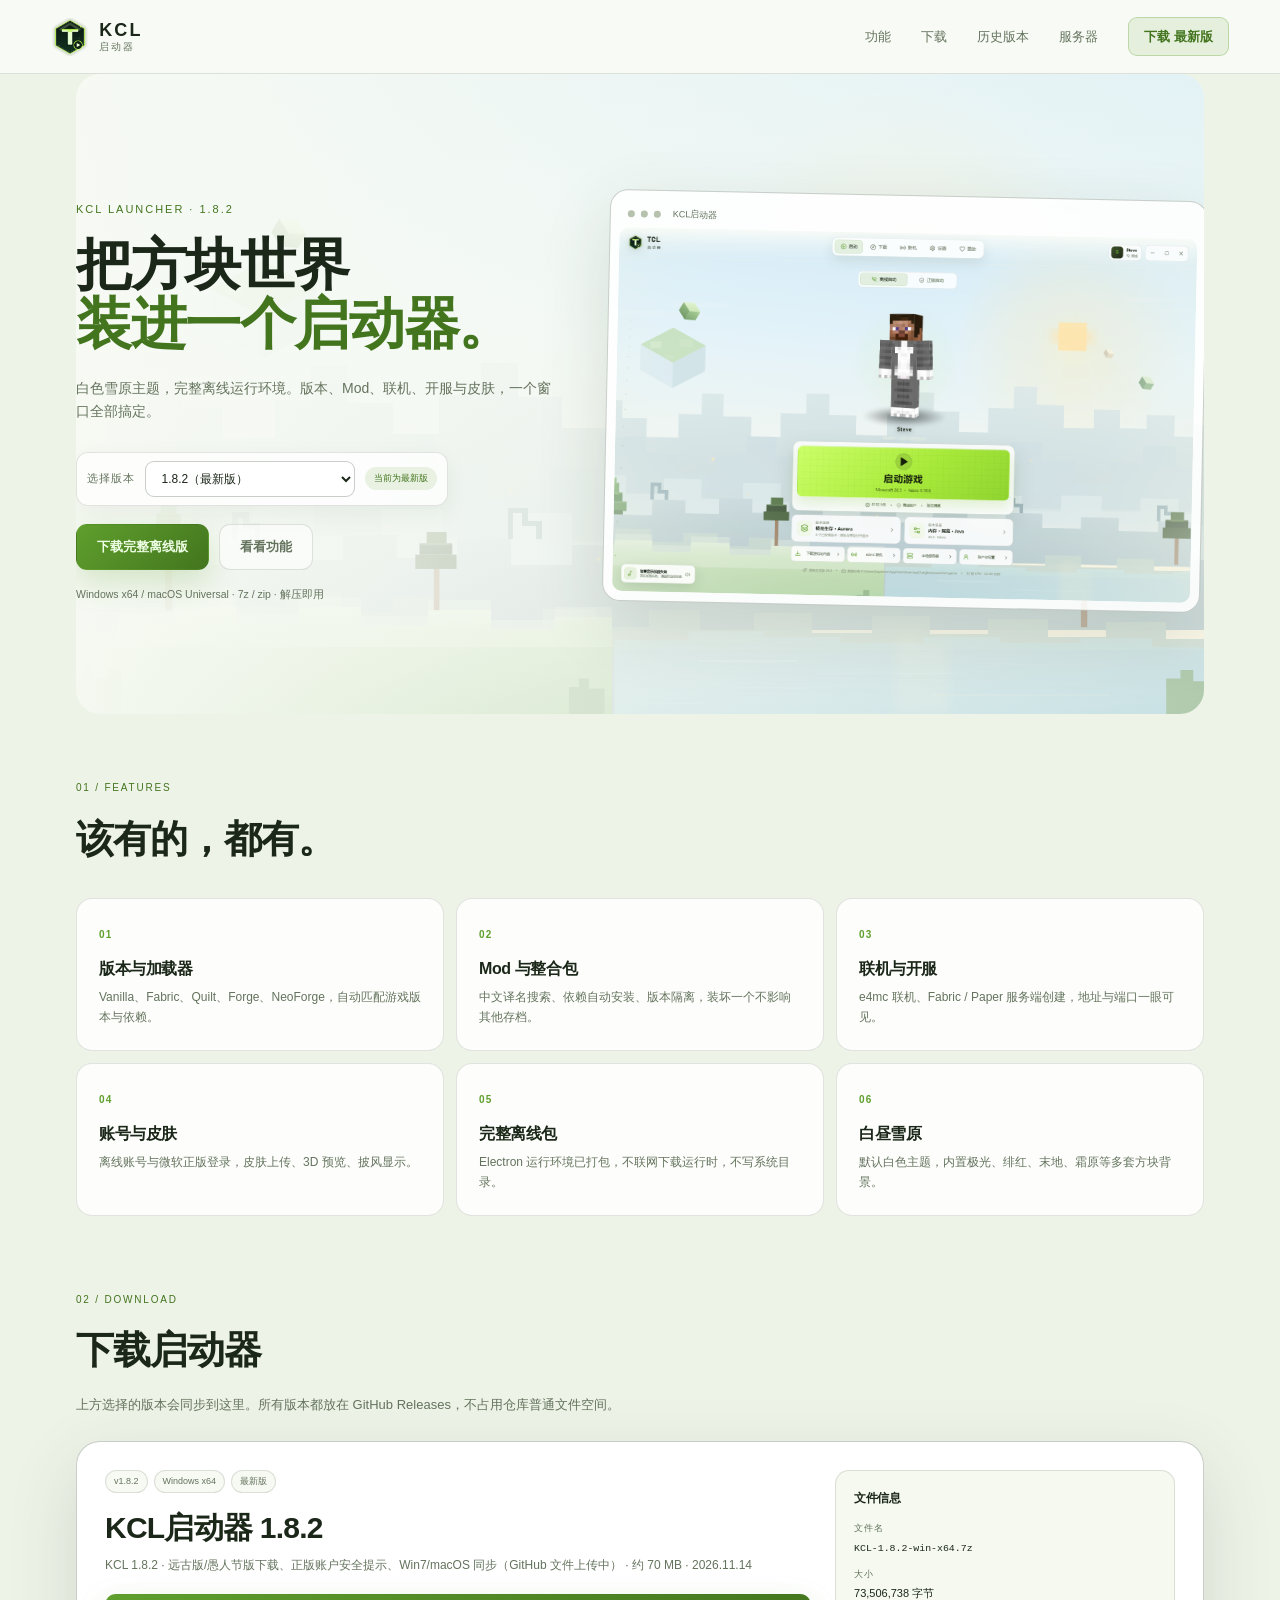
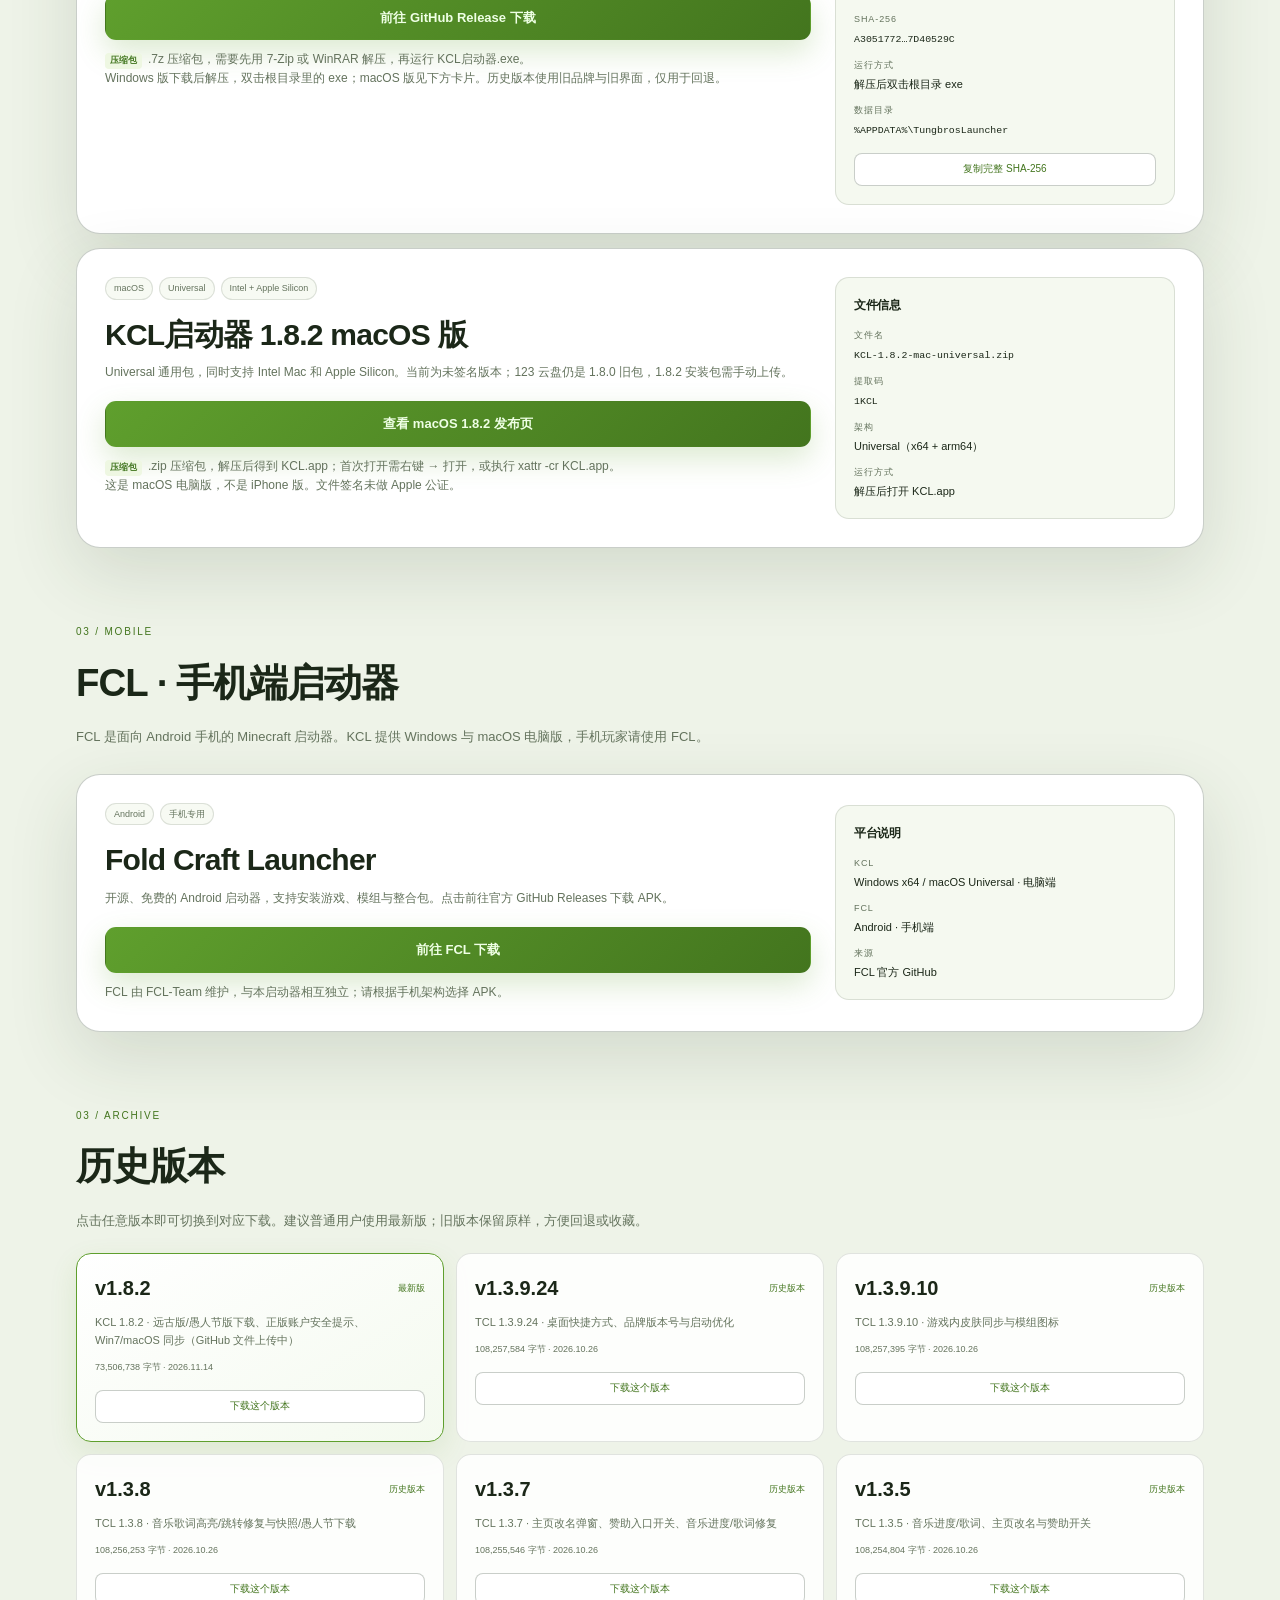
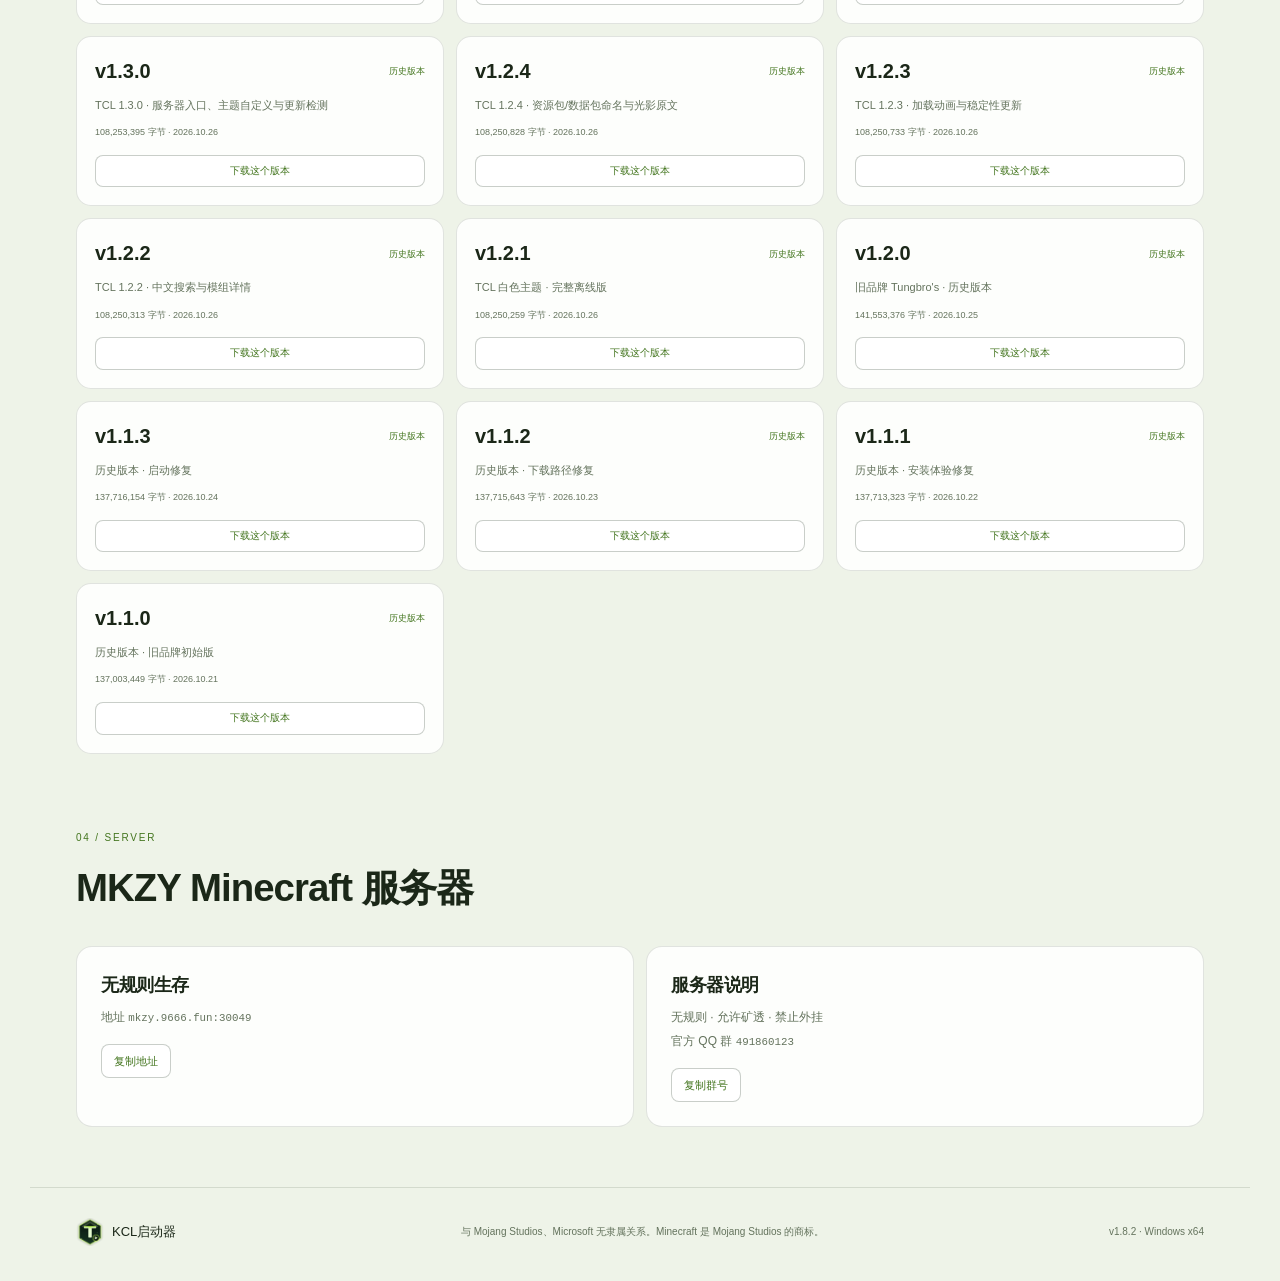
<file: index.html>
<!doctype html>
<html lang="zh-CN">
<head>
  <meta charset="utf-8" />
  <meta name="viewport" content="width=device-width, initial-scale=1" />
  <title>KCL启动器 · 下载</title>
  <meta name="description" content="KCL启动器 1.8.2 完整离线版下载：支持 Vanilla、Fabric、Quilt、Forge、NeoForge，整合游戏与 Mod 下载、版本隔离、开服工具与 e4mc 联机。" />
  <meta name="theme-color" content="#eef3e8" />
  <link rel="icon" href="assets/img/favicon.png" />
  <link rel="stylesheet" href="assets/css/site.css" />
<style>
.download-source-modal{position:fixed;inset:0;z-index:2000;display:flex;align-items:center;justify-content:center;padding:20px;background:rgba(10,20,12,.45);backdrop-filter:blur(4px)}
.download-source-modal[hidden]{display:none}
.download-source-box{width:min(520px,100%);background:#fbfdf8;border:1px solid #dbe6d0;border-radius:16px;box-shadow:0 24px 70px rgba(20,45,18,.25);padding:22px;color:#172414}
.download-source-box .source-kicker{font-size:10px;letter-spacing:.12em;color:#5f9f2d;font-weight:700}
.download-source-box h3{margin:5px 0 4px;font-size:22px}
.download-source-box .source-sub{color:#67745f;font-size:12px;line-height:1.6;margin:0 0 15px}
.source-options{display:grid;gap:8px}
.source-option{display:flex;align-items:center;gap:11px;width:100%;padding:12px;border:1px solid #dce7d2;border-radius:10px;background:#fff;color:#172414;text-align:left;text-decoration:none;cursor:pointer}
.source-option:hover{border-color:#8fbe55;background:#f5faef}
.source-option .source-icon{width:36px;height:36px;border-radius:9px;display:grid;place-items:center;background:#edf7df;color:#4b7d2a;font-weight:800;flex:none}
.source-option strong{display:block;font-size:12px}
.source-option small{display:block;color:#6b7862;font-size:10px;margin-top:2px}
.source-option .source-arrow{margin-left:auto;color:#6d7a63}
.source-option.disabled{opacity:.5;pointer-events:none}
.source-note{padding:9px 10px;border-radius:8px;background:#fff8e8;color:#7a5b1b;font-size:10px;line-height:1.6;margin:10px 0 0}
.source-close{display:block;margin:14px 0 0 auto;border:0;background:transparent;color:#67745f;font:inherit;font-size:11px;cursor:pointer}
.source-badge{display:inline-block;margin-left:6px;padding:2px 5px;border-radius:4px;background:#eef7e2;color:#4b7d2a;font-size:9px}
@media(max-width:520px){.download-source-box{padding:17px}.source-option{padding:10px}}
</style>
<style>.archive-hint{margin:8px 0 0;color:#67745f;font-size:11px;line-height:1.55}.archive-hint::before{content:"压缩包";display:inline-block;margin-right:6px;padding:1px 5px;border-radius:4px;background:#eef7e2;color:#4b7d2a;font-size:9px;font-weight:700}</style>
</head>
<body>
  <header class="site-header">
    <a class="brand" href="#top" aria-label="KCL启动器首页">
      <img src="assets/img/logo.png" alt="" width="38" height="38" />
      <span><strong>KCL</strong><small>启动器</small></span>
    </a>
    <nav>
      <a href="#features">功能</a>
      <a href="#download">下载</a>
      <a href="#history">历史版本</a>
      <a href="#server">服务器</a>
      <a class="nav-download" data-download href="#">下载 1.8.2</a>
    </nav>
  </header>

  <main id="top">
    <section class="hero">
      <div class="hero-bg" aria-hidden="true"></div>
      <div class="hero-copy">
        <p class="kicker">KCL LAUNCHER · 1.8.2</p>
        <h1>把方块世界<br /><em>装进一个启动器。</em></h1>
        <p class="lead">白色雪原主题，完整离线运行环境。版本、Mod、联机、开服与皮肤，一个窗口全部搞定。</p>
        <div class="version-toolbar hero-version-toolbar">
          <label for="version-select">选择版本</label>
          <select id="version-select" aria-label="选择启动器版本"></select>
          <span id="version-status" class="version-status">最新版</span>
        </div>
        <div class="hero-actions">
          <a class="button primary" data-download href="#">下载完整离线版</a>
          <a class="button ghost" href="#features">看看功能</a>
        </div>
        <p class="hero-meta">Windows x64 / macOS Universal · 7z / zip · 解压即用</p>
      </div>
      <div class="hero-shot">
        <div class="window-bar"><i></i><i></i><i></i><span>KCL启动器</span></div>
        <img src="assets/img/screenshots/home-white.png" width="1460" height="920" alt="KCL启动器白色雪原主题启动页" />
      </div>
    </section>

    <section class="section" id="features">
      <div class="section-head">
        <span>01 / FEATURES</span>
        <h2>该有的，都有。</h2>
      </div>
      <div class="feature-grid">
        <article><b>01</b><h3>版本与加载器</h3><p>Vanilla、Fabric、Quilt、Forge、NeoForge，自动匹配游戏版本与依赖。</p></article>
        <article><b>02</b><h3>Mod 与整合包</h3><p>中文译名搜索、依赖自动安装、版本隔离，装坏一个不影响其他存档。</p></article>
        <article><b>03</b><h3>联机与开服</h3><p>e4mc 联机、Fabric / Paper 服务端创建，地址与端口一眼可见。</p></article>
        <article><b>04</b><h3>账号与皮肤</h3><p>离线账号与微软正版登录，皮肤上传、3D 预览、披风显示。</p></article>
        <article><b>05</b><h3>完整离线包</h3><p>Electron 运行环境已打包，不联网下载运行时，不写系统目录。</p></article>
        <article><b>06</b><h3>白昼雪原</h3><p>默认白色主题，内置极光、绯红、末地、霜原等多套方块背景。</p></article>
      </div>
    </section>

    <section class="section download" id="download">
      <div class="section-head">
        <span>02 / DOWNLOAD</span>
        <h2>下载启动器</h2>
        <p>上方选择的版本会同步到这里。所有版本都放在 GitHub Releases，不占用仓库普通文件空间。</p>
      </div>
      <div class="download-card">
        <div>
          <div class="badges"><span id="version-badge">v1.8.2</span><span>Windows x64</span><span id="version-kind">最新版</span></div>
          <h3 id="download-title">KCL启动器 1.8.2</h3>
          <p id="download-desc">完整 Electron 运行时 · 约 70 MB · 2026.11.14</p>
          <a id="download-link" class="button primary wide" data-download href="#">前往 GitHub Release 下载</a>
          <p class="archive-hint" id="archive-hint">.7z 压缩包，需要先用 7-Zip 或 WinRAR 解压，再运行 KCL启动器.exe。</p>
          <p class="small">Windows 版下载后解压，双击根目录里的 exe；macOS 版见下方卡片。历史版本使用旧品牌与旧界面，仅用于回退。</p>
        </div>
        <aside>
          <h4>文件信息</h4>
          <dl>
            <div><dt>文件名</dt><dd><code id="file-name">KCL-1.8.2-win-x64.7z</code></dd></div>
            <div><dt>大小</dt><dd id="file-size">73,506,738 字节</dd></div>
            <div><dt>SHA-256</dt><dd><code id="file-sha">A3051772…7D40529C</code></dd></div>
            <div><dt>运行方式</dt><dd>解压后双击根目录 exe</dd></div>
            <div><dt>数据目录</dt><dd><code>%APPDATA%\TungbrosLauncher</code></dd></div>
          </dl>
          <button type="button" class="copy-sha" data-copy-sha>复制完整 SHA-256</button>
        </aside>
      </div>

      <div class="download-card" id="mac-download" style="margin-top:14px;">
        <div>
          <div class="badges"><span>macOS</span><span>Universal</span><span>Intel + Apple Silicon</span></div>
          <h3>KCL启动器 1.8.2 macOS 版</h3>
          <p>Universal 通用包，同时支持 Intel Mac 和 Apple Silicon。当前为未签名版本；123 云盘仍是 1.8.0 旧包，1.8.2 安装包需手动上传。</p>
          <a class="button primary wide" href="https://github.com/Tungbro/KCL-Launcher/releases/tag/v1.8.2" target="_blank" rel="noopener">查看 macOS 1.8.2 发布页</a>
          <p class="archive-hint">.zip 压缩包，解压后得到 KCL.app；首次打开需右键 → 打开，或执行 xattr -cr KCL.app。</p>
          <p class="small">这是 macOS 电脑版，不是 iPhone 版。文件签名未做 Apple 公证。</p>
        </div>
        <aside>
          <h4>文件信息</h4>
          <dl>
            <div><dt>文件名</dt><dd><code>KCL-1.8.2-mac-universal.zip</code></dd></div>
            <div><dt>提取码</dt><dd><code>1KCL</code></dd></div>
            <div><dt>架构</dt><dd>Universal（x64 + arm64）</dd></div>
            <div><dt>运行方式</dt><dd>解压后打开 KCL.app</dd></div>
          </dl>
        </aside>
      </div>
    </section>

    <section class="section" id="fcl">
      <div class="section-head">
        <span>03 / MOBILE</span>
        <h2>FCL · 手机端启动器</h2>
        <p>FCL 是面向 Android 手机的 Minecraft 启动器。KCL 提供 Windows 与 macOS 电脑版，手机玩家请使用 FCL。</p>
      </div>
      <div class="download-card" style="align-items:center;">
        <div>
          <div class="badges"><span>Android</span><span>手机专用</span></div>
          <h3>Fold Craft Launcher</h3>
          <p>开源、免费的 Android 启动器，支持安装游戏、模组与整合包。点击前往官方 GitHub Releases 下载 APK。</p>
          <a class="button primary wide" href="https://github.com/FCL-Team/FoldCraftLauncher/releases" target="_blank" rel="noopener">前往 FCL 下载</a>
          <p class="small">FCL 由 FCL-Team 维护，与本启动器相互独立；请根据手机架构选择 APK。</p>
        </div>
        <aside>
          <h4>平台说明</h4>
          <dl>
            <div><dt>KCL</dt><dd>Windows x64 / macOS Universal · 电脑端</dd></div>
            <div><dt>FCL</dt><dd>Android · 手机端</dd></div>
            <div><dt>来源</dt><dd>FCL 官方 GitHub</dd></div>
          </dl>
        </aside>
      </div>
    </section>

    <section class="section" id="history">
      <div class="section-head">
        <span>03 / ARCHIVE</span>
        <h2>历史版本</h2>
        <p>点击任意版本即可切换到对应下载。建议普通用户使用最新版；旧版本保留原样，方便回退或收藏。</p>
      </div>
      <div class="version-history" id="version-history"></div>
    </section>

    <section class="section server" id="server">
      <div class="section-head">
        <span>04 / SERVER</span>
        <h2>MKZY Minecraft 服务器</h2>
      </div>
      <div class="server-grid">
        <div class="server-card">
          <h3>无规则生存</h3>
          <p>地址 <code>mkzy.9666.fun:30049</code></p>
          <button type="button" data-copy="mkzy.9666.fun:30049">复制地址</button>
        </div>
        <div class="server-card">
          <h3>服务器说明</h3>
          <p>无规则 · 允许矿透 · 禁止外挂</p>
          <p>官方 QQ 群 <code>491860123</code></p>
          <button type="button" data-copy="491860123">复制群号</button>
        </div>
      </div>
    </section>
  </main>

  <footer>
    <div class="footer-brand"><img src="assets/img/logo.png" alt="" width="28" height="28" /><span>KCL启动器</span></div>
    <p>与 Mojang Studios、Microsoft 无隶属关系。Minecraft 是 Mojang Studios 的商标。</p>
    <span>v1.8.2 · Windows x64</span>
  </footer>

  <script>
    const REPO = "Tungbro/KCL-Launcher";
    let VERSIONS = [
      { version: "1.8.2", tag: "v1.8.2", file: "KCL-1.8.2-win-x64.7z", size: 73506738, date: "2026.11.14", latest: true, note: "KCL 1.8.2 · 远古版/愚人节版下载、正版账户安全提示、Win7/macOS 同步（GitHub 文件上传中）", url: "https://github.com/Tungbro/KCL-Launcher/releases/tag/v1.8.2", sha: "A3051772D62CD67538E559711048F21CA9B42A20A6400111B5E93E187D40529C" },
      { version: "1.3.9.24", tag: "v1.3.9.24", file: "TCL-1.3.9.24-win-x64.zip", size: 108257584, date: "2026.10.26", latest: false, note: "TCL 1.3.9.24 · 桌面快捷方式、品牌版本号与启动优化", sha: "8E9E547ADF791EC8F41F50B4B473C453DC1ABDFDBAC90FD50523FDEB025FD83B" },
      { version: "1.3.9.10", tag: "v1.3.9.10", file: "TCL-1.3.9.10-win-x64.zip", size: 108257395, date: "2026.10.26", latest: false, note: "TCL 1.3.9.10 · 游戏内皮肤同步与模组图标", sha: "F08D0823E92C183BFA9F74452784E6A6C96515824F98115A5E22B048BE1231D1" },
      { version: "1.3.8", tag: "v1.3.8", file: "TCL-1.3.8-win-x64.zip", size: 108256253, date: "2026.10.26", latest: false, note: "TCL 1.3.8 · 音乐歌词高亮/跳转修复与快照/愚人节下载", sha: "A582EEF7871A327C6F1633AD3385004D2E29953F06975BDBE5E9FAB973F72211" },
      { version: "1.3.7", tag: "v1.3.7", file: "TCL-1.3.7-win-x64.zip", size: 108255546, date: "2026.10.26", latest: false, note: "TCL 1.3.7 · 主页改名弹窗、赞助入口开关、音乐进度/歌词修复", sha: "F4632F144922F3EDEAD6BD05DD6E2A44B519ACB64935D67A25AF0162D6F9375C" },
      { version: "1.3.5", tag: "v1.3.5", file: "TCL-1.3.5-win-x64.zip", size: 108254804, date: "2026.10.26", latest: false, note: "TCL 1.3.5 · 音乐进度/歌词、主页改名与赞助开关", sha: "83D2005DFEB3C8E8FB1BE6C84D3C5CED062D071E765684636833DE13B0A2795C" },
      { version: "1.3.0", tag: "v1.3.0", file: "TCL-1.3.0-win-x64.zip", size: 108253395, date: "2026.10.26", latest: false, note: "TCL 1.3.0 · 服务器入口、主题自定义与更新检测", sha: "3FA2880C264AB12AB97ED71C3C461F106A0F6445ED0B74A353D95B7F9666BD38" },
      { version: "1.2.4", tag: "v1.2.4", file: "TCL-1.2.4-win-x64.zip", size: 108250828, date: "2026.10.26", latest: false, note: "TCL 1.2.4 · 资源包/数据包命名与光影原文", sha: "D099A357ACBE162448D8272E9F86947D5E0D6D61F6C408517FC0136E8BA6E3A3" },
      { version: "1.2.3", tag: "v1.2.3", file: "TCL-1.2.3-win-x64.zip", size: 108250733, date: "2026.10.26", latest: false, note: "TCL 1.2.3 · 加载动画与稳定性更新", sha: "D8CB6D8C5DE93EE7830E4E02B20F574D7562121705A60E79478609D378C9FF85" },
      { version: "1.2.2", tag: "v1.2.2", file: "TCL-1.2.2-win-x64.zip", size: 108250313, date: "2026.10.26", latest: false, note: "TCL 1.2.2 · 中文搜索与模组详情", sha: "4A9A1BD265B360C8BF2514DABC19EE8FFACDDB5AB85546D5919F73A40334C26D" },
      { version: "1.2.1", tag: "v1.2.1", file: "TCL-1.2.1-win-x64.zip", size: 108250259, date: "2026.10.26", latest: false, note: "TCL 白色主题 · 完整离线版", sha: "862EB0DB40CD3EE4B9CED3BB27F89EDD4451E34B6835216AC5A2DCB7DA4CA936" },
      { version: "1.2.0", tag: "v1.2.0", file: "Tungbros-1.2.0-win-x64.zip", size: 141553376, date: "2026.10.25", note: "旧品牌 Tungbro's · 历史版本", sha: "18FC35436312AD26AF2CA5AE32868875B111E1390B1431E723CE9A1B3F044AA8" },
      { version: "1.1.3", tag: "v1.1.3", file: "Tungbros-1.1.3-win-x64.zip", size: 137716154, date: "2026.10.24", note: "历史版本 · 启动修复", sha: "7AB464D3345C353D9A373F8160B79810E489B46DB01EC4435918E30FA0A2D70D" },
      { version: "1.1.2", tag: "v1.1.2", file: "Tungbros-1.1.2-win-x64.zip", size: 137715643, date: "2026.10.23", note: "历史版本 · 下载路径修复", sha: "0A36D18D22338CCACDC50DB9E176E5AB60944C0D12635C40391A588B8C969EE2" },
      { version: "1.1.1", tag: "v1.1.1", file: "Tungbros-1.1.1-win-x64.zip", size: 137713323, date: "2026.10.22", note: "历史版本 · 安装体验修复", sha: "76111A4D1AAC413F4A29DFC3F20CB2482F831B01737E65EE1E5F5DDBC4E48F68" },
      { version: "1.1.0", tag: "v1.1.0", file: "Tungbros-1.1.0-win-x64.zip", size: 137003449, date: "2026.10.21", note: "历史版本 · 旧品牌初始版", sha: "88EE25A511FCE4105636DEA11AB5114B4520CEBB820ABB3DFC984279AB3F9A17" }
    ];
    const KNOWN_SHA = Object.fromEntries(VERSIONS.map((v) => [v.version, v.sha]));
    const KNOWN_DATE = Object.fromEntries(VERSIONS.map((v) => [v.version, v.date]));
    const versionParts = (version) => String(version).replace(/^v/i, "").split(".").map((part) => Number(part) || 0);
    const compareVersion = (a, b) => {
      const aa = versionParts(a);
      const bb = versionParts(b);
      const length = Math.max(aa.length, bb.length);
      for (let i = 0; i < length; i += 1) {
        const delta = (aa[i] || 0) - (bb[i] || 0);
        if (delta !== 0) return delta;
      }
      return 0;
    };

    const select = document.getElementById("version-select");
    const history = document.getElementById("version-history");
    const fmt = (n) => n.toLocaleString("en-US");
    const shortSha = (sha) => sha.slice(0, 8) + "…" + sha.slice(-8);
    const assetUrl = (v) => v.url || `https://github.com/Tungbro/KCL-Launcher/releases/download/${v.tag}/${v.file}`;

    function renderVersions() {
      select.innerHTML = "";
      history.innerHTML = "";
      VERSIONS.forEach((v, index) => {
        const option = document.createElement("option");
        option.value = String(index);
        option.textContent = `${v.version}${v.latest ? "（最新版）" : "（历史版本）"}`;
        select.appendChild(option);

        const card = document.createElement("article");
        card.className = "version-card" + (v.latest ? " current" : "");
        card.innerHTML = `
          <div class="version-card-top"><strong>v${v.version}</strong>${v.latest ? "<span>最新版</span>" : "<span>历史版本</span>"}</div>
          <p>${v.note}</p>
          <small>${fmt(v.size)} 字节 · ${v.date}</small>
          <button type="button" data-version="${index}">下载这个版本</button>`;
        history.appendChild(card);
      });
      selectVersion(0);
    }

    function selectVersion(index) {
      const v = VERSIONS[index];
      if (!v) return;
      select.value = String(index);
      const url = assetUrl(v);
      document.querySelectorAll("[data-download]").forEach((a) => { a.href = url; });
      document.getElementById("download-link").download = v.file;
      document.getElementById("download-title").textContent = `KCL启动器 ${v.version}`;
      document.getElementById("download-desc").textContent = `${v.note} · 约 ${Math.round(v.size / 1048576)} MB · ${v.date}`;
      const hint = document.getElementById("archive-hint");
      if (hint) hint.textContent = v.file.toLowerCase().endsWith(".7z") ? ".7z 压缩包，需要先用 7-Zip 或 WinRAR 解压，再运行 KCL启动器.exe。" : "ZIP 压缩包，需要先解压，再运行 KCL启动器.exe。";
      document.getElementById("version-badge").textContent = `v${v.version}`;
      document.getElementById("version-kind").textContent = v.latest ? "最新版" : "历史版本";
      document.getElementById("version-status").textContent = v.latest ? "当前为最新版" : "当前为历史版本";
      document.getElementById("file-name").textContent = v.file;
      document.getElementById("file-size").textContent = `${fmt(v.size)} 字节`;
      document.getElementById("file-sha").textContent = v.sha ? shortSha(v.sha) : "未提供（见 Release）";
      document.getElementById("file-sha").title = v.sha || "";
      document.querySelectorAll(".version-card").forEach((card, i) => card.classList.toggle("selected", i === index));
      document.querySelectorAll("[data-version]").forEach((button) => button.closest(".version-card").classList.toggle("selected", Number(button.dataset.version) === index));
      document.querySelector(".nav-download").textContent = `下载 ${v.latest ? "最新版" : "v" + v.version}`;
    }

    async function loadLatestReleases() {
      try {
        const response = await fetch(`https://api.github.com/repos/${REPO}/releases?per_page=100`, { cache: "no-store", headers: { Accept: "application/vnd.github+json" } });
        if (!response.ok) throw new Error(`HTTP ${response.status}`);
        const releases = await response.json();
        const remote = releases
          .filter((release) => !release.draft)
          .map((release) => {
            const candidates = (release.assets || []).filter((asset) => /\.(zip|7z)$/i.test(asset.name) && !/\.sha256$/i.test(asset.name) && !/source/i.test(asset.name));
            const zipAsset = candidates.find((asset) => /\.zip$/i.test(asset.name));
            const sevenAsset = candidates.find((asset) => /\.7z$/i.test(asset.name));
            const primary = zipAsset || sevenAsset;
            if (!primary) return null;
            const version = String(release.tag_name || primary.name).replace(/^v/i, "").split("-win-")[0];
            return {
              version,
              tag: release.tag_name,
              file: primary.name,
              size: primary.size,
              date: KNOWN_DATE[version] || (release.published_at || "").slice(0, 10).replace(/-/g, "."),
              latest: false,
              note: release.name || "GitHub Release",
              sha: KNOWN_SHA[version] || "",
              url: primary.browser_download_url,
              zipUrl: zipAsset ? zipAsset.browser_download_url : "",
              sevenUrl: sevenAsset ? sevenAsset.browser_download_url : ""
            };
          })
          .filter(Boolean)
          .sort((a, b) => compareVersion(b.version, a.version));
	        const cloudMap = typeof CLOUD123 !== "undefined" ? CLOUD123 : {};
	        const cloudOnly = VERSIONS
	          .filter((v) => cloudMap[v.version] && !remote.some((r) => r.version === v.version))
	          .map((v) => ({ ...v, file: cloudMap[v.version].file, github: false, url: "", note: `${v.note} · 123 云盘` }));
	        const unique = [];
        const seen = new Set();
        for (const item of [...remote, ...cloudOnly].sort((a, b) => compareVersion(b.version, a.version))) {
          if (!seen.has(item.version)) {
            seen.add(item.version);
            unique.push({ ...item, latest: false });
          }
        }
        if (!unique.length) throw new Error("没有可下载的 Release 资产");
        unique[0].latest = true;
        VERSIONS = unique;
	        renderVersions();
        document.getElementById("version-status").textContent = "已同步 GitHub Releases";
      } catch (error) {
        console.warn("Release 同步失败，使用内置版本列表：", error);
        renderVersions();
      }
    }

    select.addEventListener("change", (event) => selectVersion(Number(event.target.value)));
    document.getElementById("version-history").addEventListener("click", (event) => {
      const button = event.target.closest("[data-version]");
      if (!button) return;
      selectVersion(Number(button.dataset.version));
      document.getElementById("download").scrollIntoView({ behavior: "smooth" });
    });
    document.querySelectorAll("[data-copy-sha]").forEach((button) => {
      button.addEventListener("click", async () => {
        const sha = VERSIONS[Number(select.value)].sha;
        if (!sha) { button.textContent = "该版本未提供 SHA"; return; }
        try { await navigator.clipboard.writeText(sha); button.textContent = "已复制"; }
        catch { button.textContent = "复制失败"; }
      });
    });
    document.querySelectorAll("[data-copy]").forEach((button) => {
      button.addEventListener("click", async () => {
        try { await navigator.clipboard.writeText(button.dataset.copy); button.textContent = "已复制"; }
        catch { button.textContent = button.dataset.copy; }
      });
    });
    renderVersions();
    setTimeout(loadLatestReleases, 0);
  </script>

<div class="download-source-modal" id="download-source-modal" hidden>
  <div class="download-source-box" role="dialog" aria-modal="true" aria-labelledby="source-title">
    <span class="source-kicker">CHOOSE DOWNLOAD SOURCE</span>
    <h3 id="source-title">选择下载方式</h3>
    <p class="source-sub" id="source-version"></p>
    <div class="source-options">
      <a class="source-option" id="source-github" href="#" target="_blank" rel="noopener">
        <span class="source-icon">GH</span>
        <span><strong>GitHub Release</strong><small id="source-github-note">官方原始文件</small></span>
        <span class="source-arrow">→</span>
      </a>
      <a class="source-option" id="source-github-second" href="#" target="_blank" rel="noopener" hidden>
        <span class="source-icon">GH</span>
        <span><strong id="source-github-second-title">GitHub 备用压缩包</strong><small id="source-github-second-note">另一种压缩格式</small></span>
        <span class="source-arrow">→</span>
      </a>
      <a class="source-option" id="source-123" href="#" target="_blank" rel="noopener">
        <span class="source-icon">123</span>
        <span><strong>123 云盘</strong><small id="source-123-note">国内加速下载</small></span>
        <span class="source-arrow">→</span>
      </a>
      <a class="source-option" id="source-lanzou" href="#" target="_blank" rel="noopener">
        <span class="source-icon">蓝</span>
        <span><strong>蓝奏云</strong><small id="source-lanzou-note">Windows 1.8.0 备用下载</small></span>
        <span class="source-arrow">→</span>
      </a>
    </div>
    <p class="source-note" id="source-123-code" hidden></p>
    <p class="source-note" id="source-lanzou-code" hidden></p>
    <p class="source-note" id="source-unsupported" hidden>KCL 1.8.2 目前通过 GitHub Release 发布；123 云盘和蓝奏云仍是 1.8.0 旧包。</p>
    <button class="source-close" type="button" id="source-close">取消</button>
  </div>
</div>


<script>
const LANZOU = {
  "1.8.0": {
    url: "https://wwbji.lanzoue.com/ighxH4f11ota",
    code: "g4b2",
    file: "KCL-1.8.0-win-x64.7z"
  }
};

const CLOUD123 = {
  "1.8.0": {
    url: "https://1851967338.share.123pan.cn/123pan/6a0Jvd-AMseA?pwd=1KCL#",
    code: "1KCL",
    file: "KCL-1.8.0-win-x64.7z",
    attribution: "来自123云盘用户的分享"
  },
  "1.7.54": {
    url: "https://1851967338.share.123pan.cn/123pan/6a0Jvd-jSrcA?pwd=1KCL#",
    code: "1KCL",
    file: "KCL-1.7.54-win-x64.7z",
    attribution: "来自123云盘用户的分享"
  },
  "1.7.52": {
    url: "https://1851967338.share.123pan.cn/123pan/6a0Jvd-qE8eA?pwd=1KCL#",
    code: "1KCL",
    file: "KCL-1.7.52-win-x64.7z",
    attribution: "来自123云盘用户的分享"
  },
  "1.7.0": {
    url: "https://1851967338.share.123pan.cn/123pan/6a0Jvd-PQgcA?pwd=1KCL#",
    code: "1KCL",
    file: "KCL-1.7.0-win-x64.7z",
    attribution: "来自123云盘用户的分享"
  },
  "1.6.8": {
    url: "https://1851967338.share.123pan.cn/123pan/6a0Jvd-YEveA?pwd=1KCL#",
    code: "1KCL",
    file: "KCL-1.6.8-win-x64.7z",
    attribution: "来自123云盘用户的分享"
  },
  "1.6.6": {
    url: "https://1851967338.share.123pan.cn/123pan/6a0Jvd-wQgcA?pwd=1KCL#",
    code: "1KCL",
    file: "KCL-1.6.6-win-x64.7z",
    attribution: "来自123云盘用户的分享"
  },
  "1.6.5": {
    url: "https://1851967338.share.123pan.cn/123pan/6a0Jvd-lSrcA?pwd=1KCL#",
    code: "1KCL",
    file: "KCL-1.6.5-win-x64.zip",
    attribution: "来自123云盘用户的分享"
  },
  "1.6.2": {
    url: "https://1851967338.share.123pan.cn/123pan/6a0Jvd-lE8eA?pwd=1KCL#",
    code: "1KCL",
    file: "KCL-1.6.2-win-x64.zip",
    attribution: "来自123云盘用户的分享"
  },
  "1.5.8": {
    url: "https://1851967338.share.123pan.cn/123pan/6a0Jvd-tCgeA?pwd=1KCL#",
    code: "1KCL",
    file: "KCL-1.5.8-win-x64.zip",
    owner: "13945609525"
  },
  "1.5.5": {
    url: "https://1851967338.share.123pan.cn/123pan/6a0Jvd-0E8eA?pwd=1FCL#",
    code: "1FCL",
    file: "KCL-1.5.5-win-x64.zip",
    owner: "13945609525"
  },
  "1.5.2.54": {
    url: "https://1851967338.share.123pan.cn/123pan/6a0Jvd-wILcA?pwd=1KCL#",
    code: "1KCL",
    file: "KCL-1.5.2.54-win-x64.zip"
  }
};
function openDownloadSource(index) {
  const v = VERSIONS[index];
  if (!v) return;
  const modal = document.getElementById("download-source-modal");
  const github = document.getElementById("source-github");
  const cloud = document.getElementById("source-123");
  const note = document.getElementById("source-123-note");
  const code = document.getElementById("source-123-code");
  const unsupported = document.getElementById("source-unsupported");
  document.getElementById("source-title").textContent = `下载 KCL ${v.version}`;
  document.getElementById("source-version").textContent = `${v.file} · ${(v.size / 1048576).toFixed(1)} MB · ${v.date}`;
  const second = document.getElementById("source-github-second");
  const hasGithub = v.github !== false;
  const zipUrl = v.zipUrl || (v.file.toLowerCase().endsWith(".zip") ? assetUrl(v) : "");
  const sevenUrl = v.sevenUrl || (v.file.toLowerCase().endsWith(".7z") ? assetUrl(v) : "");
  const primaryUrl = zipUrl || sevenUrl;
  github.classList.toggle("disabled", !hasGithub || !primaryUrl);
  github.href = hasGithub && primaryUrl ? primaryUrl : "#";
  github.download = zipUrl ? (v.zipFile || v.file) : v.file;
  document.getElementById("source-github-note").textContent = v.github === false ? "该版本暂无 GitHub 文件，请使用 123 云盘" : (zipUrl ? "GitHub 原始 ZIP 包" : "GitHub 原始 7z 压缩包");
  if (hasGithub && zipUrl && sevenUrl) {
    second.hidden = false;
    second.classList.remove("disabled");
    second.href = sevenUrl;
    second.download = v.sevenFile || "KCL-1.6.2-win-x64.7z";
    document.getElementById("source-github-second-title").textContent = "GitHub 7z 压缩包";
    document.getElementById("source-github-second-note").textContent = "另一种压缩格式，体积更小";
  } else if (hasGithub && !zipUrl && sevenUrl) {
    second.hidden = true;
  } else {
    second.hidden = true;
  }
  const c = CLOUD123[v.version];
  if (c) {
    cloud.classList.remove("disabled");
    cloud.href = c.url;
    note.textContent = `${c.attribution ? `${c.attribution} · ` : c.owner ? `来自123云盘用户${c.owner}的分享 · ` : ""}${c.file} · 提取码 ${c.code}`;
    code.hidden = false;
    code.textContent = `提取码：${c.code}（打开后会自动带入链接参数）`;
    unsupported.hidden = true;
  } else {
    cloud.classList.add("disabled");
    cloud.href = "#";
    note.textContent = "该版本暂无 123 云盘文件";
    code.hidden = true;
    unsupported.hidden = false;
  }
  const lz = LANZOU[v.version];
  const lanzou = document.getElementById("source-lanzou");
  const lanzouNote = document.getElementById("source-lanzou-note");
  const lanzouCode = document.getElementById("source-lanzou-code");
  if (lz) {
    lanzou.classList.remove("disabled");
    lanzou.href = lz.url;
    lanzouNote.textContent = `${lz.file} · 密码 ${lz.code}`;
    lanzouCode.hidden = false;
    lanzouCode.textContent = `蓝奏云密码：${lz.code}`;
  } else {
    lanzou.classList.add("disabled");
    lanzou.href = "#";
    lanzouNote.textContent = "当前版本暂无蓝奏云文件";
    lanzouCode.hidden = true;
  }
  modal.hidden = false;
  document.body.style.overflow = "hidden";
}
function closeDownloadSource() {
  const modal = document.getElementById("download-source-modal");
  if (modal) modal.hidden = true;
  document.body.style.overflow = "";
}
document.addEventListener("click", (event) => {
  const link = event.target.closest("[data-download]");
  if (link) {
    event.preventDefault();
    const index = Number(document.getElementById("version-select").value) || 0;
    openDownloadSource(index);
    return;
  }
  const versionButton = event.target.closest("[data-version]");
  if (versionButton) {
    const index = Number(versionButton.dataset.version);
    if (Number.isFinite(index)) {
      setTimeout(() => openDownloadSource(index), 0);
    }
  }
}, true);
document.getElementById("source-close").addEventListener("click", closeDownloadSource);
document.getElementById("download-source-modal").addEventListener("click", (event) => {
  if (event.target.id === "download-source-modal") closeDownloadSource();
});
</script>

</body>
</html>
</file>
<file: assets/css/site.css>
:root {
  --bg: #eef3e8;
  --paper: rgba(255, 255, 255, 0.86);
  --paper-solid: #ffffff;
  --ink: #1b2718;
  --muted: #64735d;
  --line: rgba(32, 52, 29, 0.13);
  --line-strong: rgba(32, 52, 29, 0.24);
  --green: #5f9f2d;
  --green-deep: #43751e;
  --green-soft: rgba(95, 159, 45, 0.12);
  --shadow: 0 24px 70px rgba(40, 62, 34, 0.14);
  --radius: 24px;
  --font: "Segoe UI Variable Text", "Microsoft YaHei UI", "PingFang SC", "Noto Sans SC", sans-serif;
  --display: "Bahnschrift", "Segoe UI Variable Display", var(--font);
}
* { box-sizing: border-box; }
html { scroll-behavior: smooth; }
body {
  margin: 0; color: var(--ink); background: var(--bg); font-family: var(--font);
  font-size: 15px; line-height: 1.65; -webkit-font-smoothing: antialiased;
}
a { color: inherit; text-decoration: none; }
code { font-family: "Cascadia Mono", Consolas, monospace; font-size: 0.9em; }
img { display: block; max-width: 100%; height: auto; }
.site-header {
  position: sticky; top: 0; z-index: 20; height: 74px; padding: 0 clamp(18px, 4vw, 56px);
  display: flex; align-items: center; justify-content: space-between;
  background: rgba(250, 252, 247, 0.86); border-bottom: 1px solid var(--line);
  backdrop-filter: blur(18px);
}
.brand { display: flex; align-items: center; gap: 10px; }
.brand img { width: 38px; height: 38px; }
.brand span { display: flex; flex-direction: column; line-height: 1.1; }
.brand strong { font-family: var(--display); font-size: 18px; letter-spacing: 0.12em; }
.brand small { color: var(--muted); font-size: 10px; letter-spacing: 0.2em; }
nav { display: flex; align-items: center; gap: clamp(12px, 3vw, 30px); font-size: 13px; color: var(--muted); }
nav a:hover { color: var(--ink); }
.nav-download {
  padding: 8px 15px; color: var(--green-deep) !important; border: 1px solid rgba(95, 159, 45, .3);
  border-radius: 9px; background: var(--green-soft); font-weight: 600;
}
main { max-width: 1220px; margin: 0 auto; padding: 0 clamp(18px, 4vw, 46px) 50px; }
.hero {
  position: relative; display: grid; grid-template-columns: 0.9fr 1.1fr; gap: 40px; align-items: center;
  min-height: 640px; padding: 70px 0 55px; overflow: hidden;
}
.hero-bg {
  position: absolute; inset: 0; z-index: -1; border-radius: var(--radius);
  background: linear-gradient(90deg, rgba(247, 250, 243, .98), rgba(247, 250, 243, .46)), url("../img/backgrounds/daylight.svg") center/cover;
}
.kicker { margin: 0 0 18px; color: var(--green-deep); font-family: var(--display); font-size: 11px; letter-spacing: .18em; }
h1, h2, h3, h4 { font-family: var(--display); letter-spacing: -0.025em; }
h1 { margin: 0; font-size: clamp(38px, 4.4vw, 58px); line-height: 1.04; font-weight: 650; }
h1 em { color: var(--green-deep); font-style: normal; white-space: nowrap; }
.lead { max-width: 480px; margin: 24px 0 28px; color: var(--muted); font-size: 14px; }
.hero-actions { display: flex; gap: 10px; flex-wrap: wrap; }
.button {
  display: inline-flex; align-items: center; justify-content: center; min-height: 46px; padding: 0 20px;
  border-radius: 11px; border: 1px solid var(--line); font-size: 13px; font-weight: 600; transition: .18s;
}
.button.primary { color: #efffe5; background: linear-gradient(135deg, var(--green), var(--green-deep)); border-color: transparent; box-shadow: 0 12px 30px rgba(95, 159, 45, .22); }
.button.primary:hover { transform: translateY(-2px); }
.button.ghost { color: var(--muted); background: rgba(255,255,255,.55); }
.button.wide { width: 100%; margin: 18px 0 10px; }
.hero-meta { margin: 16px 0 0; color: var(--muted); font-size: 10.5px; }
.hero-shot {
  padding: 9px; border: 1px solid var(--line-strong); border-radius: 18px;
  background: rgba(255, 255, 255, .86); box-shadow: var(--shadow);
  transform: rotate(1.2deg);
}
.window-bar { display: flex; align-items: center; gap: 6px; height: 28px; padding: 0 8px; color: var(--muted); font-size: 9px; }
.window-bar i { width: 7px; height: 7px; border-radius: 50%; background: #b6c2ad; }
.window-bar span { margin-left: 6px; }
.hero-shot img { width: 100%; height: auto; aspect-ratio: 1460 / 920; object-fit: cover; border-radius: 10px; }
.section { padding: 60px 0 10px; }
.section-head span { color: var(--green-deep); font-family: var(--display); font-size: 10px; letter-spacing: .18em; }
.section-head h2 { margin: 8px 0 12px; font-size: clamp(28px, 3vw, 42px); }
.section-head p { max-width: 650px; margin: 0; color: var(--muted); font-size: 13px; }
.feature-grid { display: grid; grid-template-columns: repeat(3, minmax(0,1fr)); gap: 12px; margin-top: 28px; }
.feature-grid article { padding: 22px; border: 1px solid var(--line); border-radius: 16px; background: var(--paper); }
.feature-grid b { color: var(--green); font-family: var(--display); font-size: 10px; letter-spacing: .12em; }
.feature-grid h3 { margin: 10px 0 6px; font-size: 16px; }
.feature-grid p { margin: 0; color: var(--muted); font-size: 12px; }
.download-card {
  display: grid; grid-template-columns: 1.35fr .65fr; gap: 24px; margin-top: 26px; padding: 28px;
  border: 1px solid var(--line-strong); border-radius: var(--radius); background: var(--paper-solid); box-shadow: var(--shadow);
}
.download-card h3 { margin: 10px 0 4px; font-size: 30px; }
.download-card p { margin: 0; color: var(--muted); font-size: 12px; }
.badges { display: flex; gap: 6px; flex-wrap: wrap; }
.badges span { padding: 3px 8px; border-radius: 99px; border: 1px solid var(--line); color: var(--muted); font-size: 9px; background: #f7faf3; }
.download-card aside { padding: 18px; border-radius: 14px; background: #f5f9f0; border: 1px solid var(--line); }
.download-card aside h4 { margin: 0 0 12px; font-size: 12px; }
dl { margin: 0; display: flex; flex-direction: column; gap: 10px; }
dl div { display: flex; flex-direction: column; gap: 2px; }
dt { color: var(--muted); font-size: 9px; letter-spacing: .1em; text-transform: uppercase; }
dd { margin: 0; font-size: 11px; }
small, .small { color: var(--muted); font-size: 10px; }
.server-grid { display: grid; grid-template-columns: 1fr 1fr; gap: 12px; margin-top: 26px; }
.server-card { padding: 24px; border: 1px solid var(--line); border-radius: 16px; background: var(--paper); }
.server-card h3 { margin: 0 0 8px; font-size: 18px; }
.server-card p { margin: 4px 0; color: var(--muted); font-size: 12px; }
.server-card button { margin-top: 12px; padding: 7px 12px; border: 1px solid var(--line-strong); border-radius: 8px; background: #fff; color: var(--green-deep); cursor: pointer; font: inherit; font-size: 11px; }
footer { max-width: 1220px; margin: 0 auto; padding: 30px clamp(18px, 4vw, 46px) 40px; border-top: 1px solid var(--line); display: flex; align-items: center; justify-content: space-between; gap: 20px; color: var(--muted); font-size: 10px; }
.footer-brand { display: flex; align-items: center; gap: 8px; color: var(--ink); font-family: var(--display); font-size: 13px; }
footer p { margin: 0; }
.copy-sha { margin-top: 14px; width: 100%; padding: 7px 10px; border: 1px solid var(--line-strong); border-radius: 8px; background: #fff; color: var(--green-deep); font: inherit; font-size: 10px; cursor: pointer; }
.version-toolbar { display: flex; align-items: center; gap: 10px; margin-top: 24px; flex-wrap: wrap; }
.hero-version-toolbar { margin: 0 0 18px; padding: 8px 10px; width: fit-content; border: 1px solid var(--line); border-radius: 12px; background: rgba(255,255,255,.76); box-shadow: 0 8px 24px rgba(40,62,34,.06); }
.hero-version-toolbar select { min-width: 200px; padding: 7px 10px; }
.hero-version-toolbar .version-status { white-space: nowrap; }
.version-toolbar label { color: var(--muted); font-size: 11px; letter-spacing: .08em; }
.version-toolbar select { min-width: 210px; padding: 9px 12px; border: 1px solid var(--line-strong); border-radius: 9px; background: #fff; color: var(--ink); font: inherit; font-size: 12px; }
.version-status { padding: 4px 9px; border-radius: 99px; background: var(--green-soft); color: var(--green-deep); font-size: 9px; }
.version-history { display: grid; grid-template-columns: repeat(3, minmax(0,1fr)); gap: 12px; margin-top: 22px; }
.version-card { padding: 18px; border: 1px solid var(--line); border-radius: 15px; background: var(--paper); transition: .18s; }
.version-card.current { border-color: rgba(95,159,45,.35); background: linear-gradient(150deg, #fff, #f4faef); }
.version-card.selected { border-color: var(--green); box-shadow: 0 10px 28px rgba(95,159,45,.12); }
.version-card-top { display: flex; align-items: center; justify-content: space-between; gap: 8px; }
.version-card-top strong { font-family: var(--display); font-size: 20px; }
.version-card-top span { color: var(--green-deep); font-size: 9px; }
.version-card p { margin: 8px 0 4px; color: var(--muted); font-size: 11px; }
.version-card small { color: var(--muted); font-size: 9px; }
.version-card button { margin-top: 12px; width: 100%; padding: 7px 10px; border: 1px solid var(--line-strong); border-radius: 8px; background: #fff; color: var(--green-deep); font: inherit; font-size: 10px; cursor: pointer; }
.version-card button:hover { border-color: var(--green); background: var(--green-soft); }
@media (max-width: 860px) {
  .hero { grid-template-columns: 1fr; min-height: 0; padding-top: 40px; }
  .hero-shot { transform: none; }
  .feature-grid { grid-template-columns: 1fr 1fr; }
  .download-card { grid-template-columns: 1fr; }
  .version-history { grid-template-columns: 1fr 1fr; }
  nav a:not(.nav-download) { display: none; }
  footer { flex-direction: column; align-items: flex-start; }
}
@media (max-width: 520px) {
  .feature-grid, .server-grid, .version-history { grid-template-columns: 1fr; }
  h1 { font-size: 38px; }
}
</file>
